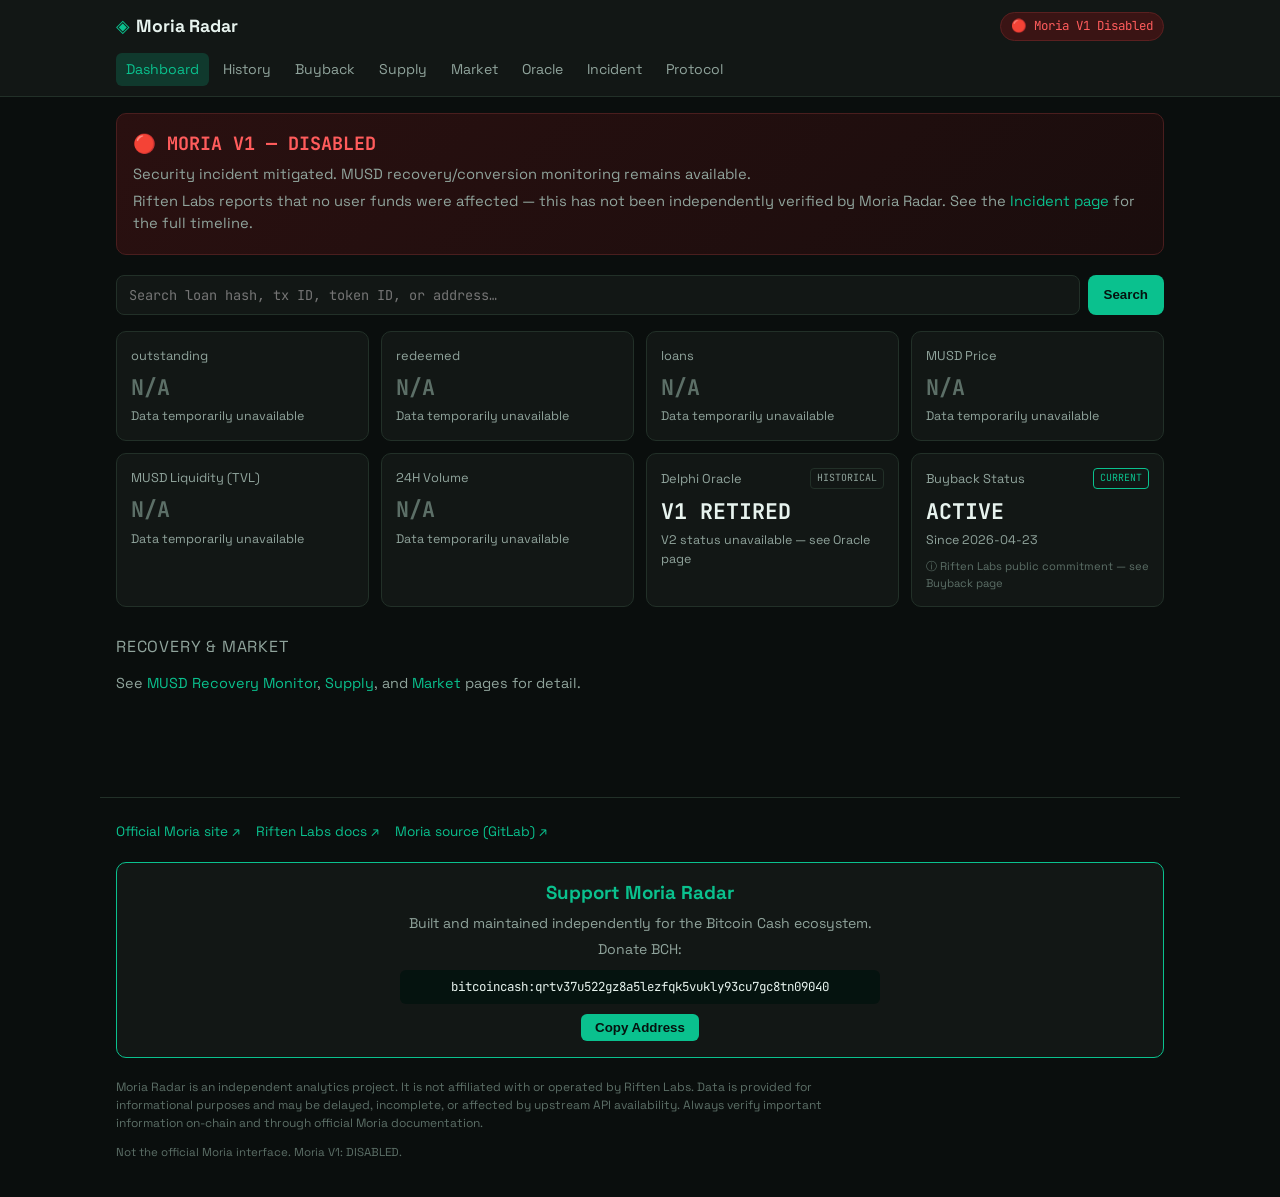
<file: index.html>
<!DOCTYPE html>
<html lang="en">
<head>
<meta charset="UTF-8">
<meta name="viewport" content="width=device-width, initial-scale=1.0">
<title>Moria Radar — Live MUSD & Moria Analytics on Bitcoin Cash</title>
<meta name="description" content="Independent analytics, recovery monitoring and historical intelligence for Moria Protocol.">
<link rel="stylesheet" href="style.css">
</head>
<body>
<header id="site-header"></header>

<main>
  <div class="status-banner">
    <h1>🔴 MORIA V1 — DISABLED</h1>
    <p>Security incident mitigated. MUSD recovery/conversion monitoring remains available.</p>
    <p>Riften Labs reports that no user funds were affected — this has not been independently verified by Moria Radar. See the <a href="incident.html">Incident page</a> for the full timeline.</p>
  </div>

  <div class="search-bar">
    <form id="global-search-form" style="display:flex; gap:8px; flex:1;">
      <input id="global-search-input" type="text" placeholder="Search loan hash, tx ID, token ID, or address…">
      <button type="submit">Search</button>
    </form>
  </div>

  <div id="dashboard-cards"></div>

  <p class="section-title">Recovery & market</p>
  <p style="color: var(--text-dim); font-size: 0.9rem;">
    See <a href="buyback.html">MUSD Recovery Monitor</a>, <a href="supply.html">Supply</a>, and
    <a href="market.html">Market</a> pages for detail.
  </p>
</main>

<footer id="site-footer"></footer>

<script type="module" src="js/pages/dashboard.js"></script>
</body>
</html>
</file>
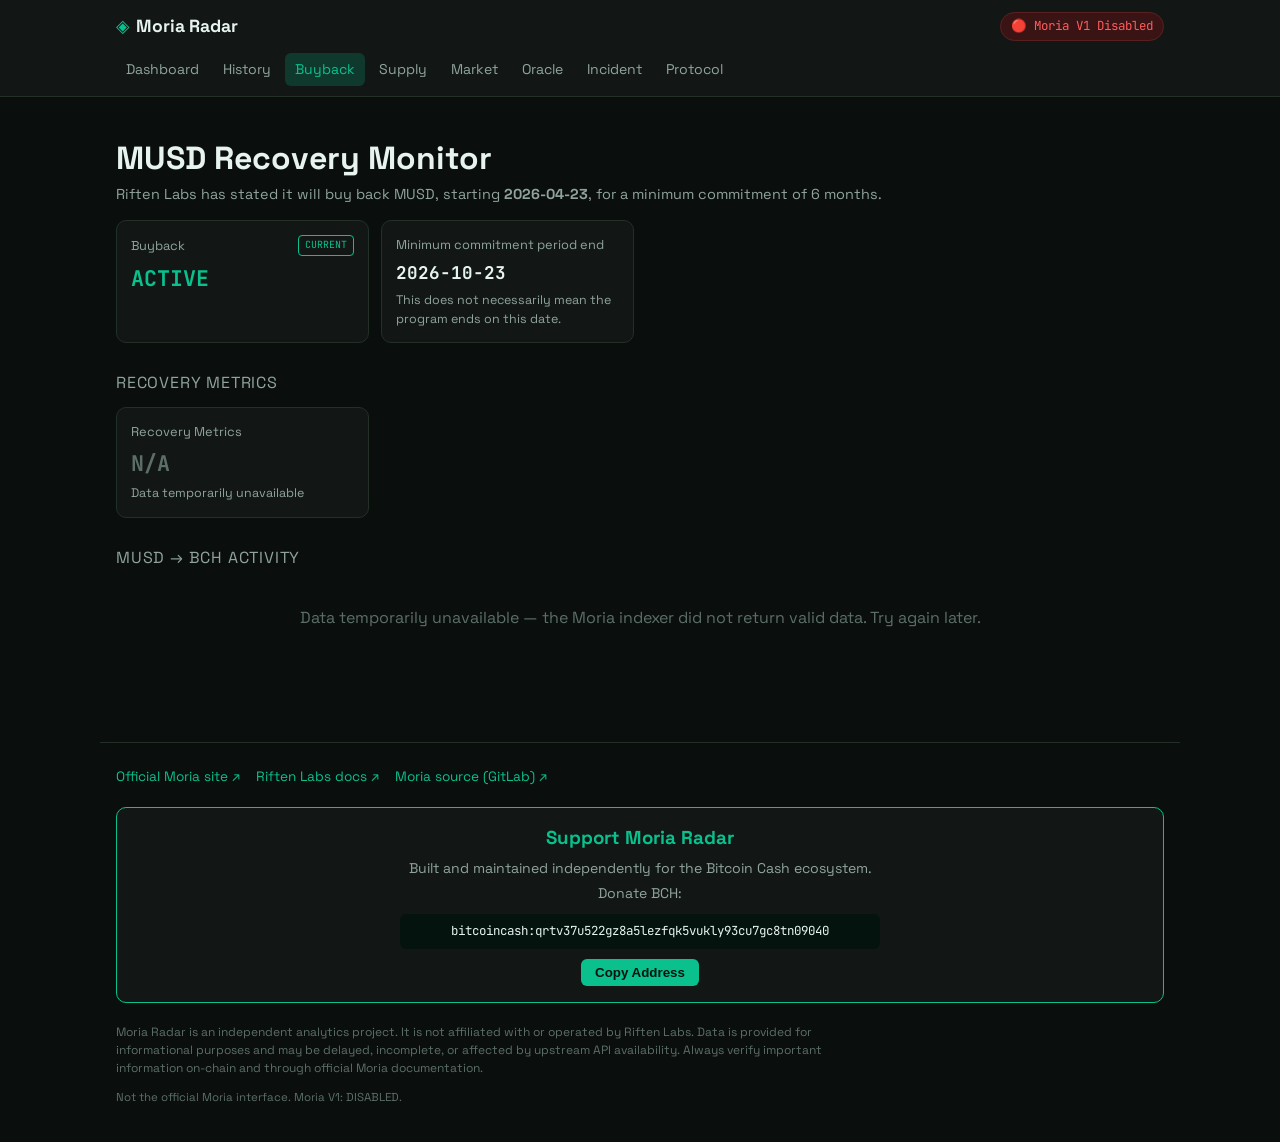
<file: buyback.html>
<!DOCTYPE html>
<html lang="en">
<head>
<meta charset="UTF-8">
<meta name="viewport" content="width=device-width, initial-scale=1.0">
<title>MUSD Recovery Monitor — Moria Radar</title>
<link rel="stylesheet" href="style.css">
</head>
<body>
<header id="site-header"></header>

<main>
  <h1 style="margin-bottom:2px;">MUSD Recovery Monitor</h1>
  <p style="color: var(--text-dim); font-size: 0.9rem; margin-top:0;">
    Riften Labs has stated it will buy back MUSD, starting <strong id="buyback-start"></strong>,
    for a minimum commitment of 6 months.
  </p>

  <div class="card-grid" style="margin-bottom:16px;">
    <div class="card">
      <div class="card-header"><span class="card-title">Buyback</span><span class="tag tag-current">CURRENT</span></div>
      <div class="card-value" style="color: var(--green);">ACTIVE</div>
    </div>
    <div class="card">
      <div class="card-header"><span class="card-title">Minimum commitment period end</span></div>
      <div class="card-value" id="buyback-min-end" style="font-size:1.1rem;"></div>
      <div class="card-subtext">This does not necessarily mean the program ends on this date.</div>
    </div>
  </div>

  <p class="section-title">Recovery metrics</p>
  <div id="recovery-stats"></div>

  <p class="section-title">MUSD → BCH activity</p>
  <div id="recovery-feed"></div>
</main>

<footer id="site-footer"></footer>

<script type="module" src="js/pages/buyback.js"></script>
</body>
</html>
</file>
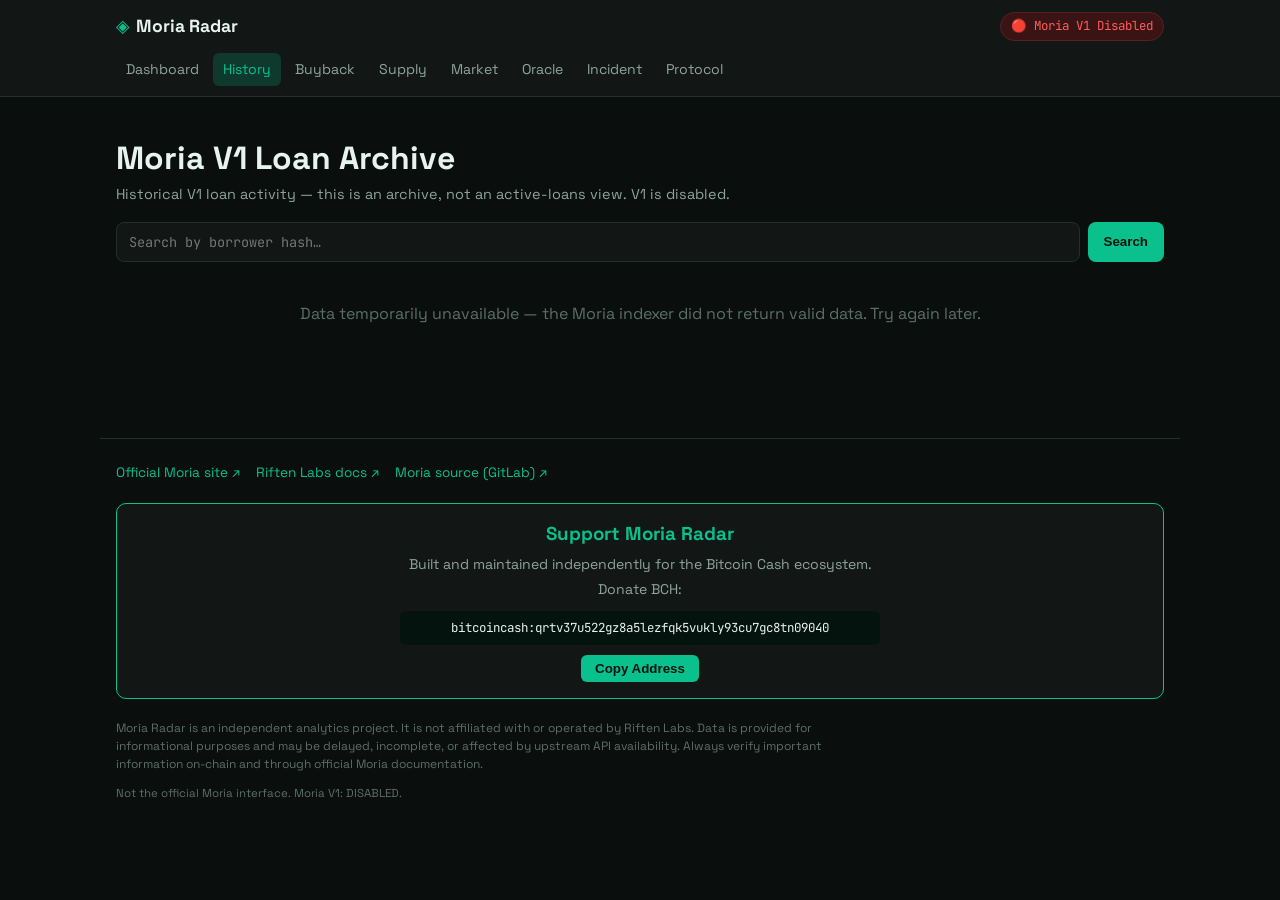
<file: history.html>
<!DOCTYPE html>
<html lang="en">
<head>
<meta charset="UTF-8">
<meta name="viewport" content="width=device-width, initial-scale=1.0">
<title>Moria V1 Loan Archive — Moria Radar</title>
<link rel="stylesheet" href="style.css">
</head>
<body>
<header id="site-header"></header>

<main>
  <h1 style="margin-bottom:2px;">Moria V1 Loan Archive</h1>
  <p style="color: var(--text-dim); font-size: 0.9rem; margin-top:0;">
    Historical V1 loan activity — this is an archive, not an active-loans view. V1 is disabled.
  </p>

  <div class="search-bar">
    <form id="global-search-form" style="display:flex; gap:8px; flex:1;">
      <input id="global-search-input" type="text" placeholder="Search by borrower hash…">
      <button type="submit">Search</button>
    </form>
  </div>

  <div id="history-table"></div>

  <div id="loan-detail" hidden style="margin-top: 20px;"></div>
</main>

<footer id="site-footer"></footer>

<script type="module" src="js/pages/history.js"></script>
</body>
</html>
</file>
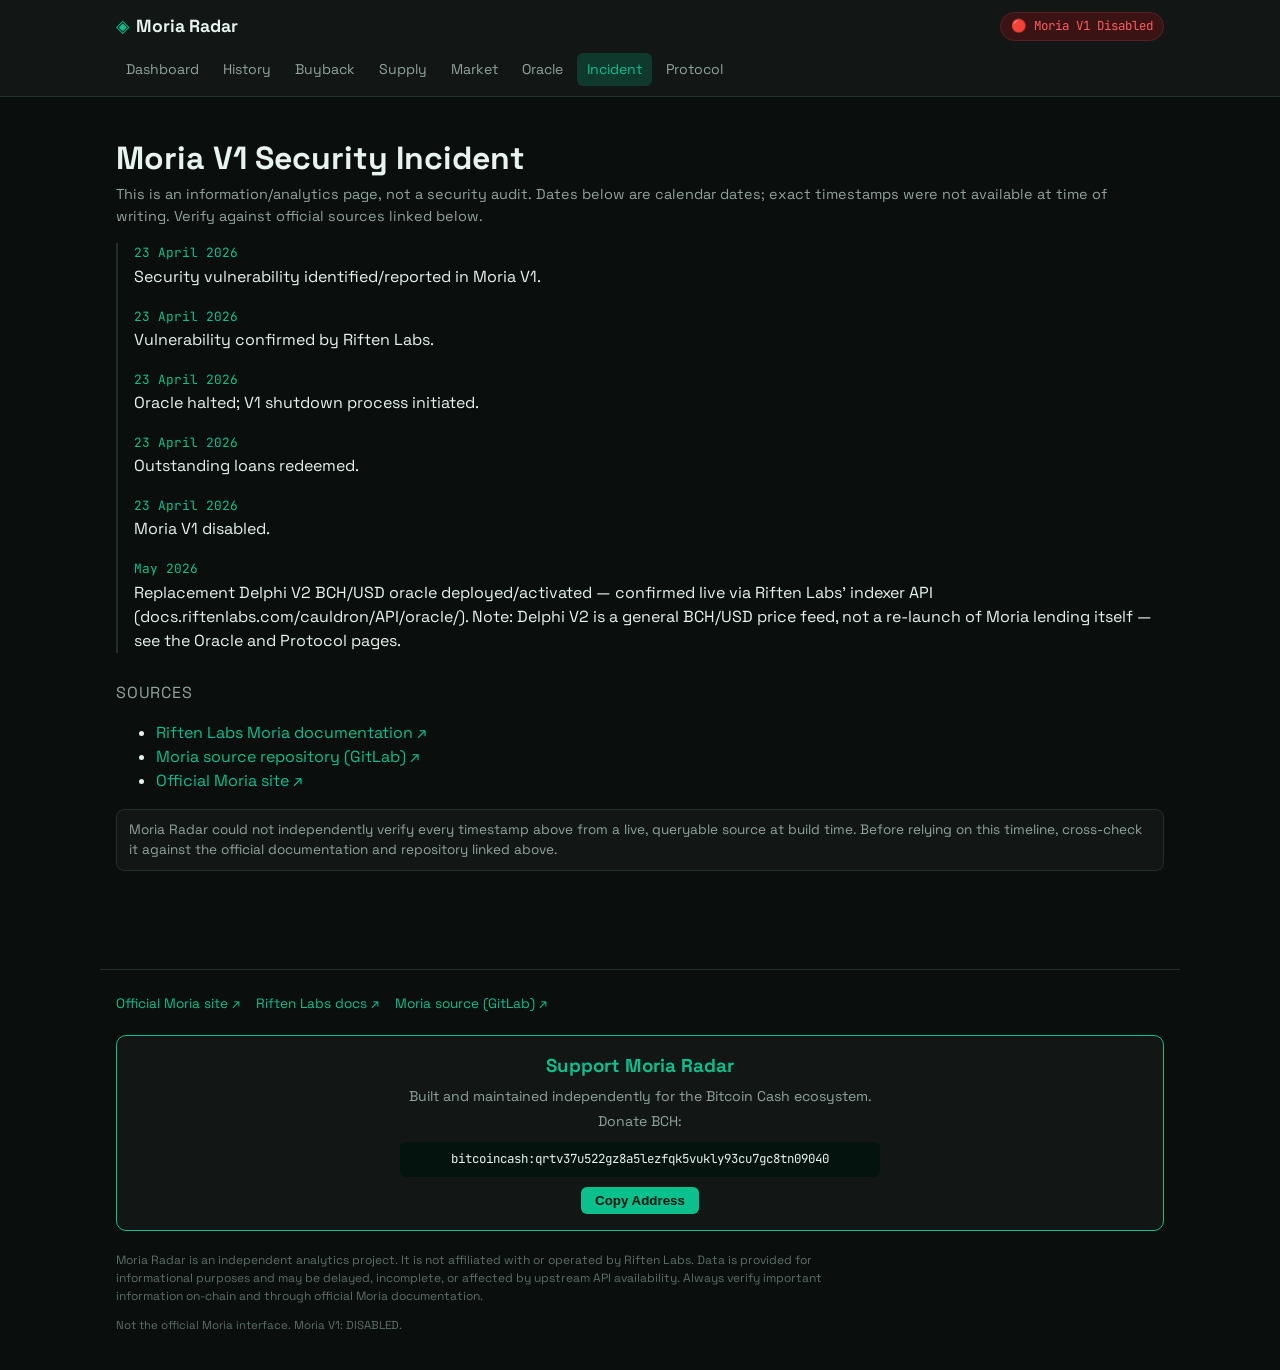
<file: incident.html>
<!DOCTYPE html>
<html lang="en">
<head>
<meta charset="UTF-8">
<meta name="viewport" content="width=device-width, initial-scale=1.0">
<title>Moria V1 Security Incident — Moria Radar</title>
<link rel="stylesheet" href="style.css">
</head>
<body>
<header id="site-header"></header>

<main>
  <h1 style="margin-bottom:2px;">Moria V1 Security Incident</h1>
  <p style="color: var(--text-dim); font-size: 0.9rem; margin-top:0;">
    This is an information/analytics page, not a security audit. Dates below are calendar dates; exact timestamps
    were not available at time of writing. Verify against official sources linked below.
  </p>

  <div class="incident-timeline">
    <div class="incident-event">
      <div class="incident-date">23 April 2026</div>
      <div class="incident-desc">Security vulnerability identified/reported in Moria V1.</div>
    </div>
    <div class="incident-event">
      <div class="incident-date">23 April 2026</div>
      <div class="incident-desc">Vulnerability confirmed by Riften Labs.</div>
    </div>
    <div class="incident-event">
      <div class="incident-date">23 April 2026</div>
      <div class="incident-desc">Oracle halted; V1 shutdown process initiated.</div>
    </div>
    <div class="incident-event">
      <div class="incident-date">23 April 2026</div>
      <div class="incident-desc">Outstanding loans redeemed.</div>
    </div>
    <div class="incident-event">
      <div class="incident-date">23 April 2026</div>
      <div class="incident-desc">Moria V1 disabled.</div>
    </div>
    <div class="incident-event">
      <div class="incident-date">May 2026</div>
      <div class="incident-desc">Replacement Delphi V2 BCH/USD oracle deployed/activated — confirmed live via Riften Labs' indexer API (docs.riftenlabs.com/cauldron/API/oracle/). Note: Delphi V2 is a general BCH/USD price feed, not a re-launch of Moria lending itself — see the Oracle and Protocol pages.</div>
    </div>
  </div>

  <p class="section-title">Sources</p>
  <ul>
    <li><a href="https://docs.riftenlabs.com/moria/" target="_blank" rel="noopener">Riften Labs Moria documentation ↗</a></li>
    <li><a href="https://gitlab.com/riftenlabs/moria" target="_blank" rel="noopener">Moria source repository (GitLab) ↗</a></li>
    <li><a href="https://www.moria.money/" target="_blank" rel="noopener">Official Moria site ↗</a></li>
  </ul>

  <div class="fatal-error" style="color: var(--text-dim); background: var(--bg-elevated); border-color: var(--border);">
    Moria Radar could not independently verify every timestamp above from a live, queryable source at build time.
    Before relying on this timeline, cross-check it against the official documentation and repository linked above.
  </div>
</main>

<footer id="site-footer"></footer>

<script type="module" src="js/pages/incident.js"></script>
</body>
</html>
</file>
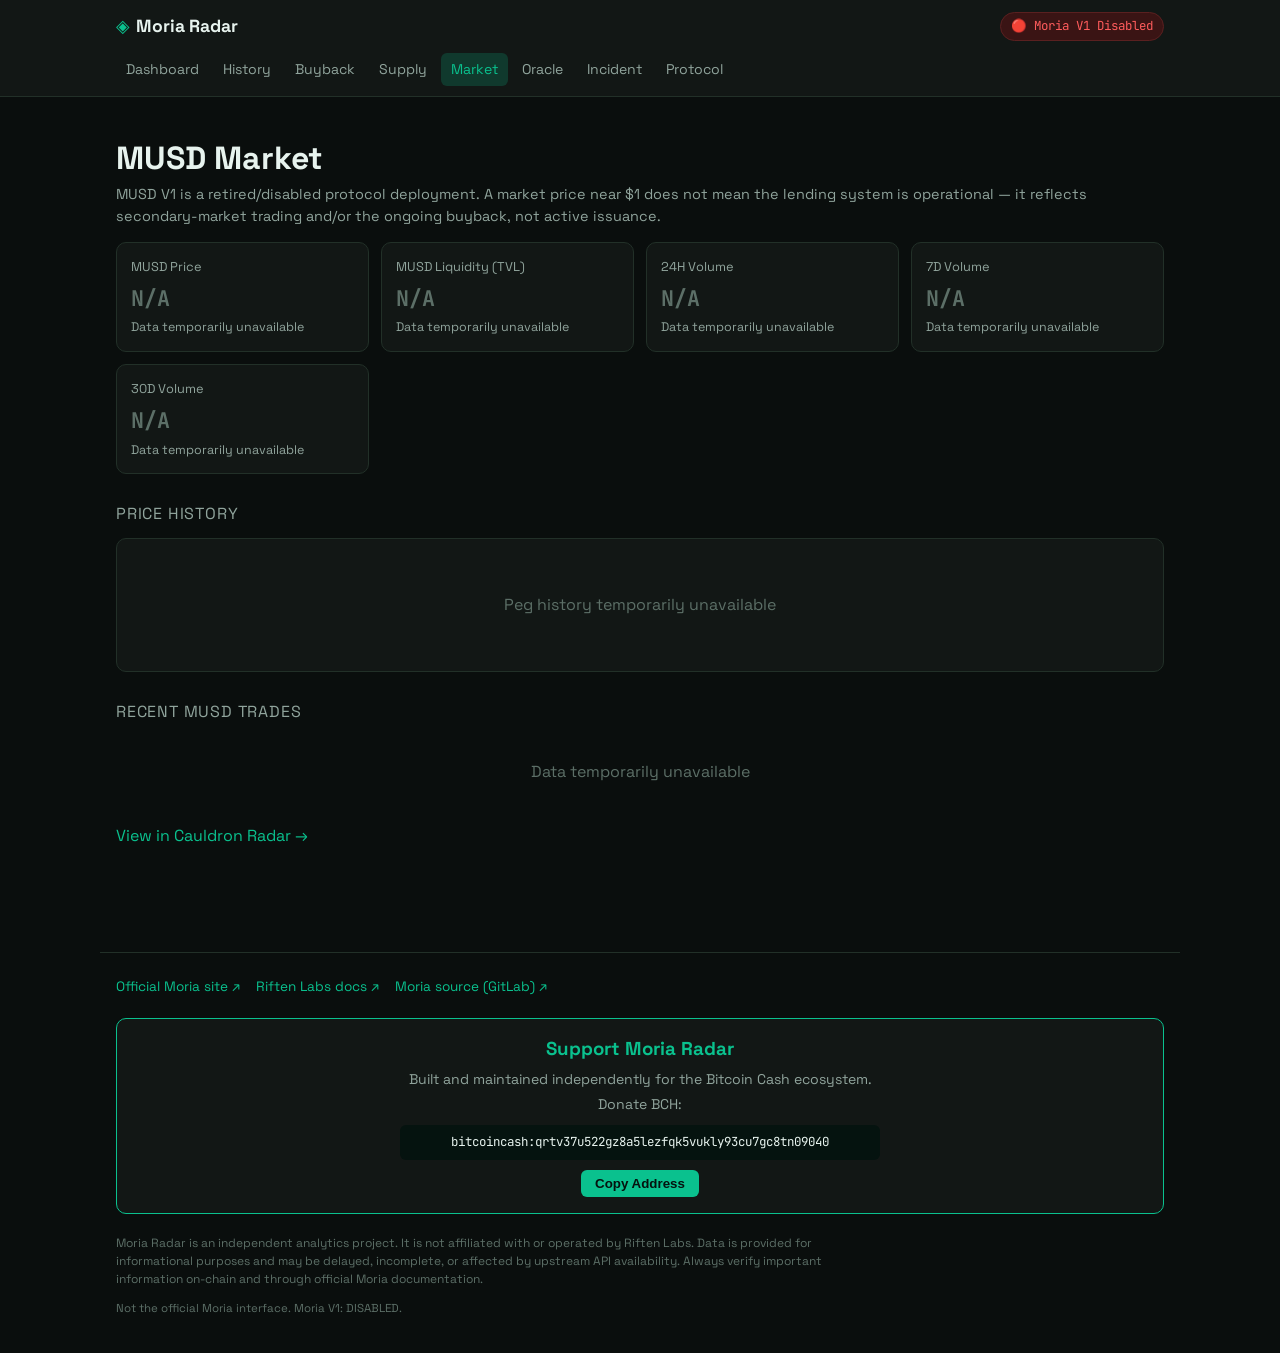
<file: market.html>
<!DOCTYPE html>
<html lang="en">
<head>
<meta charset="UTF-8">
<meta name="viewport" content="width=device-width, initial-scale=1.0">
<title>MUSD Market — Moria Radar</title>
<link rel="stylesheet" href="style.css">
</head>
<body>
<header id="site-header"></header>

<main>
  <h1 style="margin-bottom:2px;">MUSD Market</h1>
  <p style="color: var(--text-dim); font-size: 0.9rem; margin-top:0;">
    MUSD V1 is a retired/disabled protocol deployment. A market price near $1 does not mean the lending system is operational —
    it reflects secondary-market trading and/or the ongoing buyback, not active issuance.
  </p>

  <div id="market-stats"></div>

  <p class="section-title">Price history</p>
  <div class="chart-box"><div id="peg-chart"></div></div>

  <p class="section-title">Recent MUSD trades</p>
  <div id="recent-tx-table"></div>

  <p style="margin-top: 16px;">
    <a id="cauldron-radar-link" href="#" target="_blank" rel="noopener">View in Cauldron Radar →</a>
  </p>
</main>

<footer id="site-footer"></footer>

<script type="module" src="js/pages/market.js"></script>
</body>
</html>
</file>
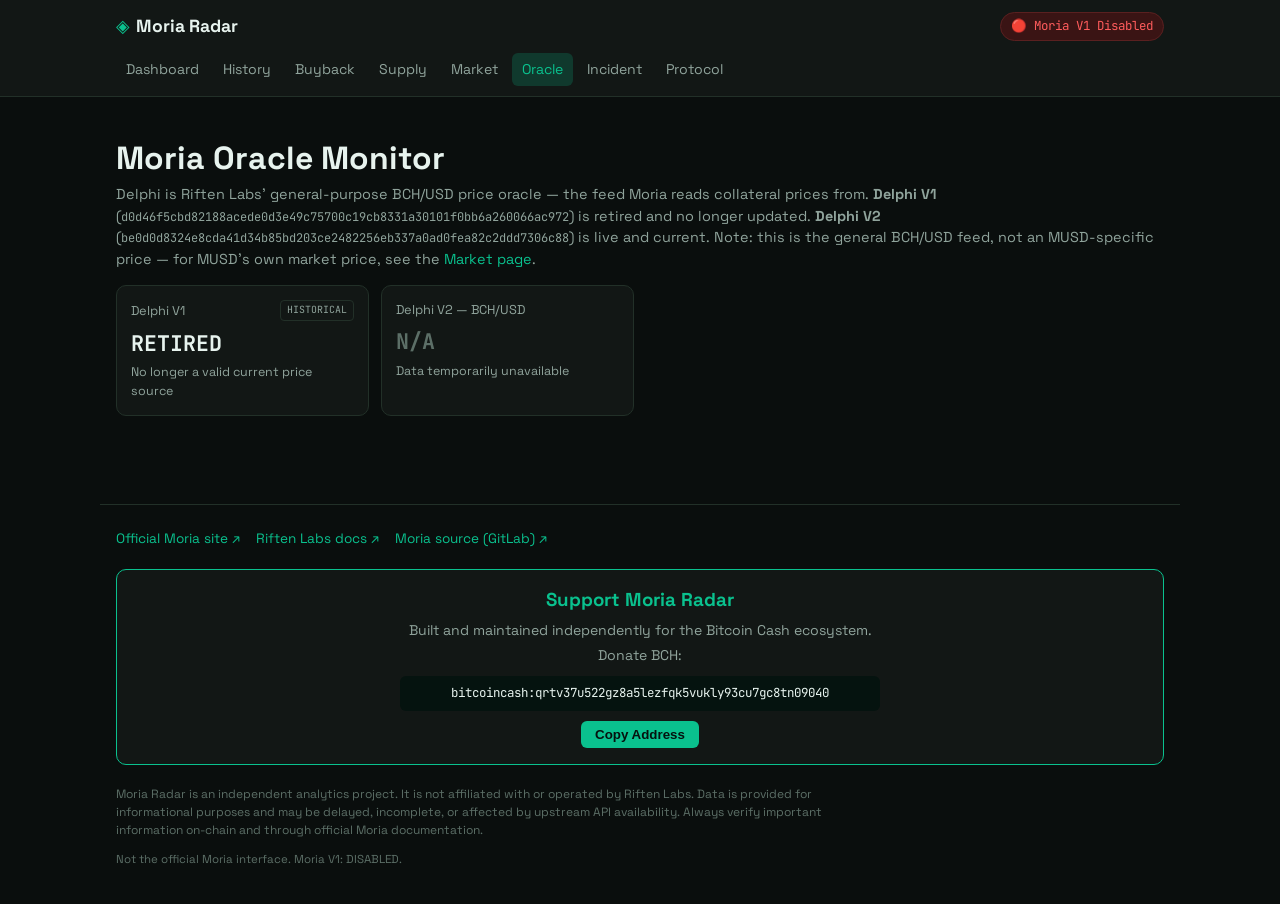
<file: oracle.html>
<!DOCTYPE html>
<html lang="en">
<head>
<meta charset="UTF-8">
<meta name="viewport" content="width=device-width, initial-scale=1.0">
<title>Moria Oracle Monitor — Moria Radar</title>
<link rel="stylesheet" href="style.css">
</head>
<body>
<header id="site-header"></header>

<main>
  <h1 style="margin-bottom:2px;">Moria Oracle Monitor</h1>
  <p style="color: var(--text-dim); font-size: 0.9rem; margin-top:0;">
    Delphi is Riften Labs' general-purpose BCH/USD price oracle — the feed Moria reads collateral prices from.
    <strong>Delphi V1</strong> (<code id="oracle-v1-id" style="font-size:0.75rem;"></code>) is retired and no longer
    updated. <strong>Delphi V2</strong> (<code id="oracle-v2-id" style="font-size:0.75rem;"></code>) is live and current.
    Note: this is the general BCH/USD feed, not an MUSD-specific price — for MUSD's own market price, see the
    <a href="market.html">Market page</a>.
  </p>

  <div id="oracle-stats"></div>
</main>

<footer id="site-footer"></footer>

<script type="module" src="js/pages/oracle.js"></script>
</body>
</html>
</file>
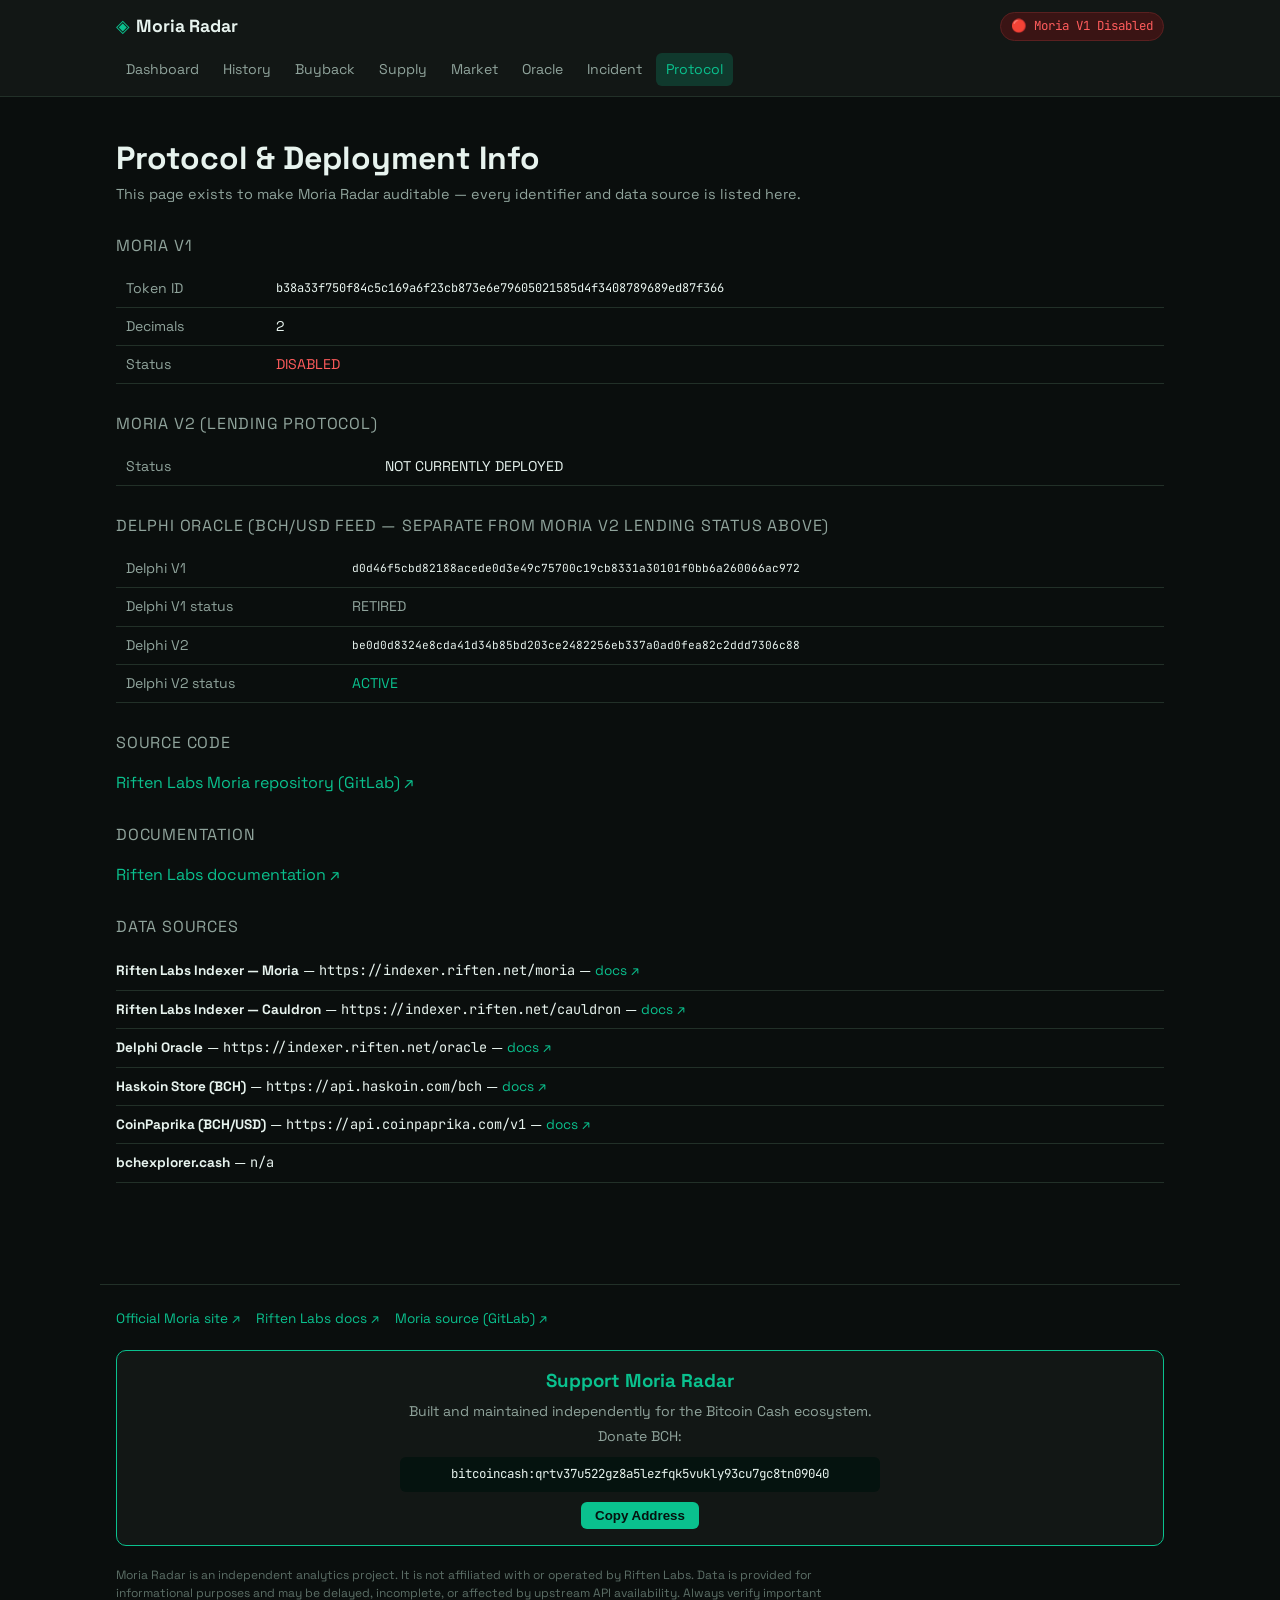
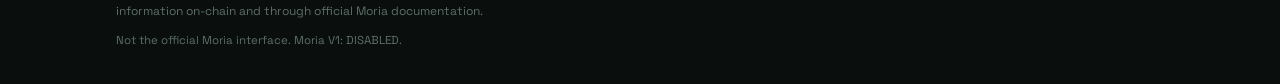
<file: protocol.html>
<!DOCTYPE html>
<html lang="en">
<head>
<meta charset="UTF-8">
<meta name="viewport" content="width=device-width, initial-scale=1.0">
<title>Protocol & Deployment Info — Moria Radar</title>
<link rel="stylesheet" href="style.css">
</head>
<body>
<header id="site-header"></header>

<main>
  <h1 style="margin-bottom:2px;">Protocol & Deployment Info</h1>
  <p style="color: var(--text-dim); font-size: 0.9rem; margin-top:0;">
    This page exists to make Moria Radar auditable — every identifier and data source is listed here.
  </p>

  <p class="section-title">Moria V1</p>
  <table class="status-table">
    <tr><td>Token ID</td><td class="mono" id="v1-token-id" style="font-size:0.75rem;"></td></tr>
    <tr><td>Decimals</td><td id="v1-decimals"></td></tr>
    <tr><td>Status</td><td id="v1-status" style="color: var(--red);"></td></tr>
  </table>

  <p class="section-title">Moria V2 (lending protocol)</p>
  <table class="status-table">
    <tr><td>Status</td><td id="v2-status"></td></tr>
  </table>

  <p class="section-title">Delphi Oracle (BCH/USD feed — separate from Moria V2 lending status above)</p>
  <table class="status-table">
    <tr><td>Delphi V1</td><td class="mono" id="oracle-v1-id" style="font-size:0.7rem;"></td></tr>
    <tr><td>Delphi V1 status</td><td id="oracle-v1-status" style="color: var(--text-dim);"></td></tr>
    <tr><td>Delphi V2</td><td class="mono" id="oracle-v2-id" style="font-size:0.7rem;"></td></tr>
    <tr><td>Delphi V2 status</td><td id="oracle-v2-status" style="color: var(--green);"></td></tr>
  </table>

  <p class="section-title">Source code</p>
  <p><a id="source-repo-link" href="#" target="_blank" rel="noopener">Riften Labs Moria repository (GitLab) ↗</a></p>

  <p class="section-title">Documentation</p>
  <p><a id="official-docs-link" href="#" target="_blank" rel="noopener">Riften Labs documentation ↗</a></p>

  <p class="section-title">Data sources</p>
  <ul class="data-source-list" id="data-sources-list"></ul>
</main>

<footer id="site-footer"></footer>

<script type="module" src="js/pages/protocol.js"></script>
</body>
</html>
</file>
<file: style.css>
@import url('https://fonts.googleapis.com/css2?family=JetBrains+Mono:wght@400;500;700&family=Space+Grotesk:wght@400;500;600;700&display=swap');

:root {
  --bg: #0a0e0d;
  --bg-elevated: #121715;
  --border: #223028;
  --green: #0ac18e;
  --green-dim: #0ac18e33;
  --red: #ff5c5c;
  --yellow: #ffc94a;
  --text: #e7f3ee;
  --text-dim: #90a49c;
  --text-faint: #5c6f67;
  --radius: 10px;
}

* { box-sizing: border-box; }

body {
  margin: 0;
  background: var(--bg);
  color: var(--text);
  font-family: 'Space Grotesk', system-ui, sans-serif;
  line-height: 1.5;
  -webkit-font-smoothing: antialiased;
}

code, .mono { font-family: 'JetBrains Mono', monospace; }

a { color: var(--green); text-decoration: none; }
a:hover { text-decoration: underline; }

main {
  max-width: 1080px;
  margin: 0 auto;
  padding: 16px 16px 48px;
}

/* ---------- Header / Nav ---------- */
#site-header {
  border-bottom: 1px solid var(--border);
  background: var(--bg-elevated);
  position: sticky;
  top: 0;
  z-index: 20;
}
.header-top {
  display: flex;
  align-items: center;
  gap: 12px;
  padding: 12px 16px;
  max-width: 1080px;
  margin: 0 auto;
}
.brand {
  font-weight: 700;
  font-size: 1.1rem;
  color: var(--text);
  display: flex;
  align-items: center;
  gap: 6px;
}
.brand-mark { color: var(--green); }
.v1-status-pill {
  margin-left: auto;
  font-size: 0.78rem;
  font-family: 'JetBrains Mono', monospace;
  background: #3a1414;
  color: var(--red);
  border: 1px solid #5a2020;
  padding: 4px 10px;
  border-radius: 999px;
  white-space: nowrap;
}
.v1-status-pill-inline {
  font-family: 'JetBrains Mono', monospace;
  color: var(--red);
}
.nav-toggle {
  background: none;
  border: 1px solid var(--border);
  color: var(--text);
  border-radius: 6px;
  padding: 4px 10px;
  font-size: 1.1rem;
  display: none;
}
.site-nav {
  display: flex;
  gap: 4px;
  padding: 0 16px 10px;
  max-width: 1080px;
  margin: 0 auto;
  overflow-x: auto;
}
.nav-link {
  color: var(--text-dim);
  font-size: 0.88rem;
  padding: 6px 10px;
  border-radius: 6px;
  white-space: nowrap;
}
.nav-link:hover, .nav-link.active {
  color: var(--green);
  background: var(--green-dim);
  text-decoration: none;
}

@media (max-width: 720px) {
  .nav-toggle { display: block; }
  .site-nav {
    display: none;
    flex-direction: column;
    overflow-x: visible;
  }
  .site-nav.open { display: flex; }
}

/* ---------- Banners ---------- */
.status-banner {
  background: linear-gradient(135deg, #2a1010, #1a0d0d);
  border: 1px solid #4a1e1e;
  border-radius: var(--radius);
  padding: 16px;
  margin-bottom: 20px;
}
.status-banner h1 {
  margin: 0 0 6px;
  color: var(--red);
  font-size: 1.15rem;
  font-family: 'JetBrains Mono', monospace;
}
.status-banner p { margin: 4px 0; color: var(--text-dim); font-size: 0.92rem; }

.section-title {
  font-size: 1rem;
  color: var(--text-dim);
  text-transform: uppercase;
  letter-spacing: 0.05em;
  margin: 28px 0 12px;
}

/* ---------- Cards ---------- */
.card-grid {
  display: grid;
  grid-template-columns: repeat(auto-fill, minmax(220px, 1fr));
  gap: 12px;
}
.card {
  background: var(--bg-elevated);
  border: 1px solid var(--border);
  border-radius: var(--radius);
  padding: 14px;
}
.card-header {
  display: flex;
  justify-content: space-between;
  align-items: center;
  margin-bottom: 6px;
}
.card-title { font-size: 0.8rem; color: var(--text-dim); }
.card-value {
  font-family: 'JetBrains Mono', monospace;
  font-size: 1.35rem;
  font-weight: 700;
}
.card-loading { color: var(--text-faint); font-size: 1rem; font-weight: 400; }
.card-unavailable { color: var(--text-faint); }
.card-subtext { font-size: 0.78rem; color: var(--text-dim); margin-top: 4px; }
.card-source { font-size: 0.7rem; color: var(--text-faint); margin-top: 8px; }
.info-dot { cursor: help; }

.tag {
  font-size: 0.62rem;
  font-family: 'JetBrains Mono', monospace;
  padding: 2px 6px;
  border-radius: 4px;
  border: 1px solid var(--border);
  color: var(--text-dim);
}
.tag-current { color: var(--green); border-color: var(--green); }
.tag-historical { color: var(--text-dim); }
.tag-derived { color: var(--yellow); border-color: #5a4a1e; }
.tag-estimated { color: var(--yellow); border-color: #5a4a1e; }
.tag-unavailable { color: var(--red); border-color: #5a2020; }

/* ---------- Tables ---------- */
.table-scroll { overflow-x: auto; border: 1px solid var(--border); border-radius: var(--radius); }
.data-table { width: 100%; border-collapse: collapse; font-size: 0.85rem; min-width: 560px; }
.data-table th {
  text-align: left;
  padding: 10px 12px;
  background: var(--bg-elevated);
  color: var(--text-dim);
  font-size: 0.72rem;
  text-transform: uppercase;
  border-bottom: 1px solid var(--border);
}
.data-table td {
  padding: 10px 12px;
  border-bottom: 1px solid var(--border);
  font-family: 'JetBrains Mono', monospace;
}
.row-clickable { cursor: pointer; }
.row-clickable:hover { background: var(--green-dim); }
.table-empty { padding: 24px; text-align: center; color: var(--text-faint); }

.badge { font-size: 0.7rem; padding: 2px 8px; border-radius: 999px; font-family: 'JetBrains Mono', monospace; }
.badge-good { background: #0d2a20; color: var(--green); }
.badge-bad { background: #2a1414; color: var(--red); }
.badge-neutral { background: #1c2420; color: var(--text-dim); }

/* ---------- Charts ---------- */
.chart-box { background: var(--bg-elevated); border: 1px solid var(--border); border-radius: var(--radius); padding: 14px; }
.chart-empty { color: var(--text-faint); padding: 40px 0; text-align: center; }
.chart-label { font-size: 0.75rem; color: var(--text-dim); margin-top: 6px; }
.range-tabs { display: flex; gap: 6px; margin-bottom: 10px; }
.range-tab {
  background: none; border: 1px solid var(--border); color: var(--text-dim);
  padding: 4px 10px; border-radius: 6px; font-size: 0.78rem; cursor: pointer;
}
.range-tab.active { color: var(--green); border-color: var(--green); }

/* ---------- Activity feed ---------- */
.activity-feed { border: 1px solid var(--border); border-radius: var(--radius); overflow: hidden; }
.activity-row {
  display: flex; gap: 12px; align-items: center; padding: 10px 12px;
  border-bottom: 1px solid var(--border); font-size: 0.85rem; flex-wrap: wrap;
}
.activity-row:last-child { border-bottom: none; }
.activity-time { font-family: 'JetBrains Mono', monospace; color: var(--text-faint); min-width: 44px; }
.activity-main { display: flex; gap: 8px; flex-wrap: wrap; flex: 1; }
.activity-arrow { color: var(--text-dim); }
.activity-amount { font-family: 'JetBrains Mono', monospace; color: var(--green); }
.activity-bch { font-family: 'JetBrains Mono', monospace; color: var(--text-dim); }
.activity-meta { font-size: 0.78rem; color: var(--text-faint); display: flex; gap: 10px; }

/* ---------- Loan detail / timeline ---------- */
.loan-timeline { display: flex; flex-direction: column; gap: 4px; margin-top: 10px; }
.timeline-step {
  background: var(--bg-elevated); border: 1px solid var(--border); border-radius: 8px;
  padding: 10px 12px; display: flex; gap: 12px; align-items: center; font-size: 0.85rem;
  flex-wrap: wrap;
}
.timeline-type { font-family: 'JetBrains Mono', monospace; color: var(--green); text-transform: uppercase; }
.timeline-date { color: var(--text-dim); font-size: 0.78rem; }
.timeline-arrow { color: var(--text-faint); text-align: center; }

/* ---------- Incident timeline ---------- */
.incident-timeline { border-left: 2px solid var(--border); padding-left: 16px; margin: 16px 0; }
.incident-event { margin-bottom: 18px; }
.incident-date { font-family: 'JetBrains Mono', monospace; color: var(--green); font-size: 0.8rem; }
.incident-desc { color: var(--text); margin-top: 2px; }

/* ---------- Component table (status breakdown) ---------- */
.status-table { width: 100%; border-collapse: collapse; margin: 12px 0; }
.status-table td { padding: 8px 10px; border-bottom: 1px solid var(--border); font-size: 0.88rem; }
.status-table td:first-child { color: var(--text-dim); }

/* ---------- Forms / search ---------- */
.search-bar { display: flex; gap: 8px; margin: 16px 0; }
.search-bar input {
  flex: 1; background: var(--bg-elevated); border: 1px solid var(--border); color: var(--text);
  padding: 10px 12px; border-radius: 8px; font-family: 'JetBrains Mono', monospace; font-size: 0.85rem;
}
.search-bar button {
  background: var(--green); color: #05130f; border: none; border-radius: 8px;
  padding: 0 16px; font-weight: 600; cursor: pointer;
}

/* ---------- Donation ---------- */
.donation-card {
  background: var(--bg-elevated); border: 1px solid var(--green); border-radius: var(--radius);
  padding: 16px; margin: 20px 0; text-align: center;
}
.donation-card h3 { margin: 0 0 6px; color: var(--green); }
.donation-card p { margin: 4px 0; color: var(--text-dim); font-size: 0.88rem; }
.donation-address {
  display: block; margin: 10px auto; padding: 8px; background: #05130f; border-radius: 6px;
  font-size: 0.78rem; word-break: break-all; max-width: 480px;
}
.copy-btn {
  background: var(--green); color: #05130f; border: none; border-radius: 6px;
  padding: 6px 14px; font-weight: 600; cursor: pointer;
}
.donation-warning { color: var(--yellow); font-size: 0.8rem; }

/* ---------- Footer ---------- */
#site-footer { border-top: 1px solid var(--border); margin-top: 40px; padding: 24px 16px; max-width: 1080px; margin-left: auto; margin-right: auto; }
.footer-links { display: flex; gap: 16px; flex-wrap: wrap; font-size: 0.85rem; margin-bottom: 12px; }
.disclaimer { font-size: 0.75rem; color: var(--text-faint); max-width: 720px; }
.footer-meta { font-size: 0.72rem; color: var(--text-faint); margin-top: 8px; }

.fatal-error, .stale-note {
  background: #2a1e10; border: 1px solid #5a4520; color: var(--yellow);
  padding: 10px 12px; border-radius: 8px; font-size: 0.85rem; margin-bottom: 10px;
}

.data-source-list { list-style: none; padding: 0; font-size: 0.85rem; }
.data-source-list li { padding: 8px 0; border-bottom: 1px solid var(--border); }
</file>
